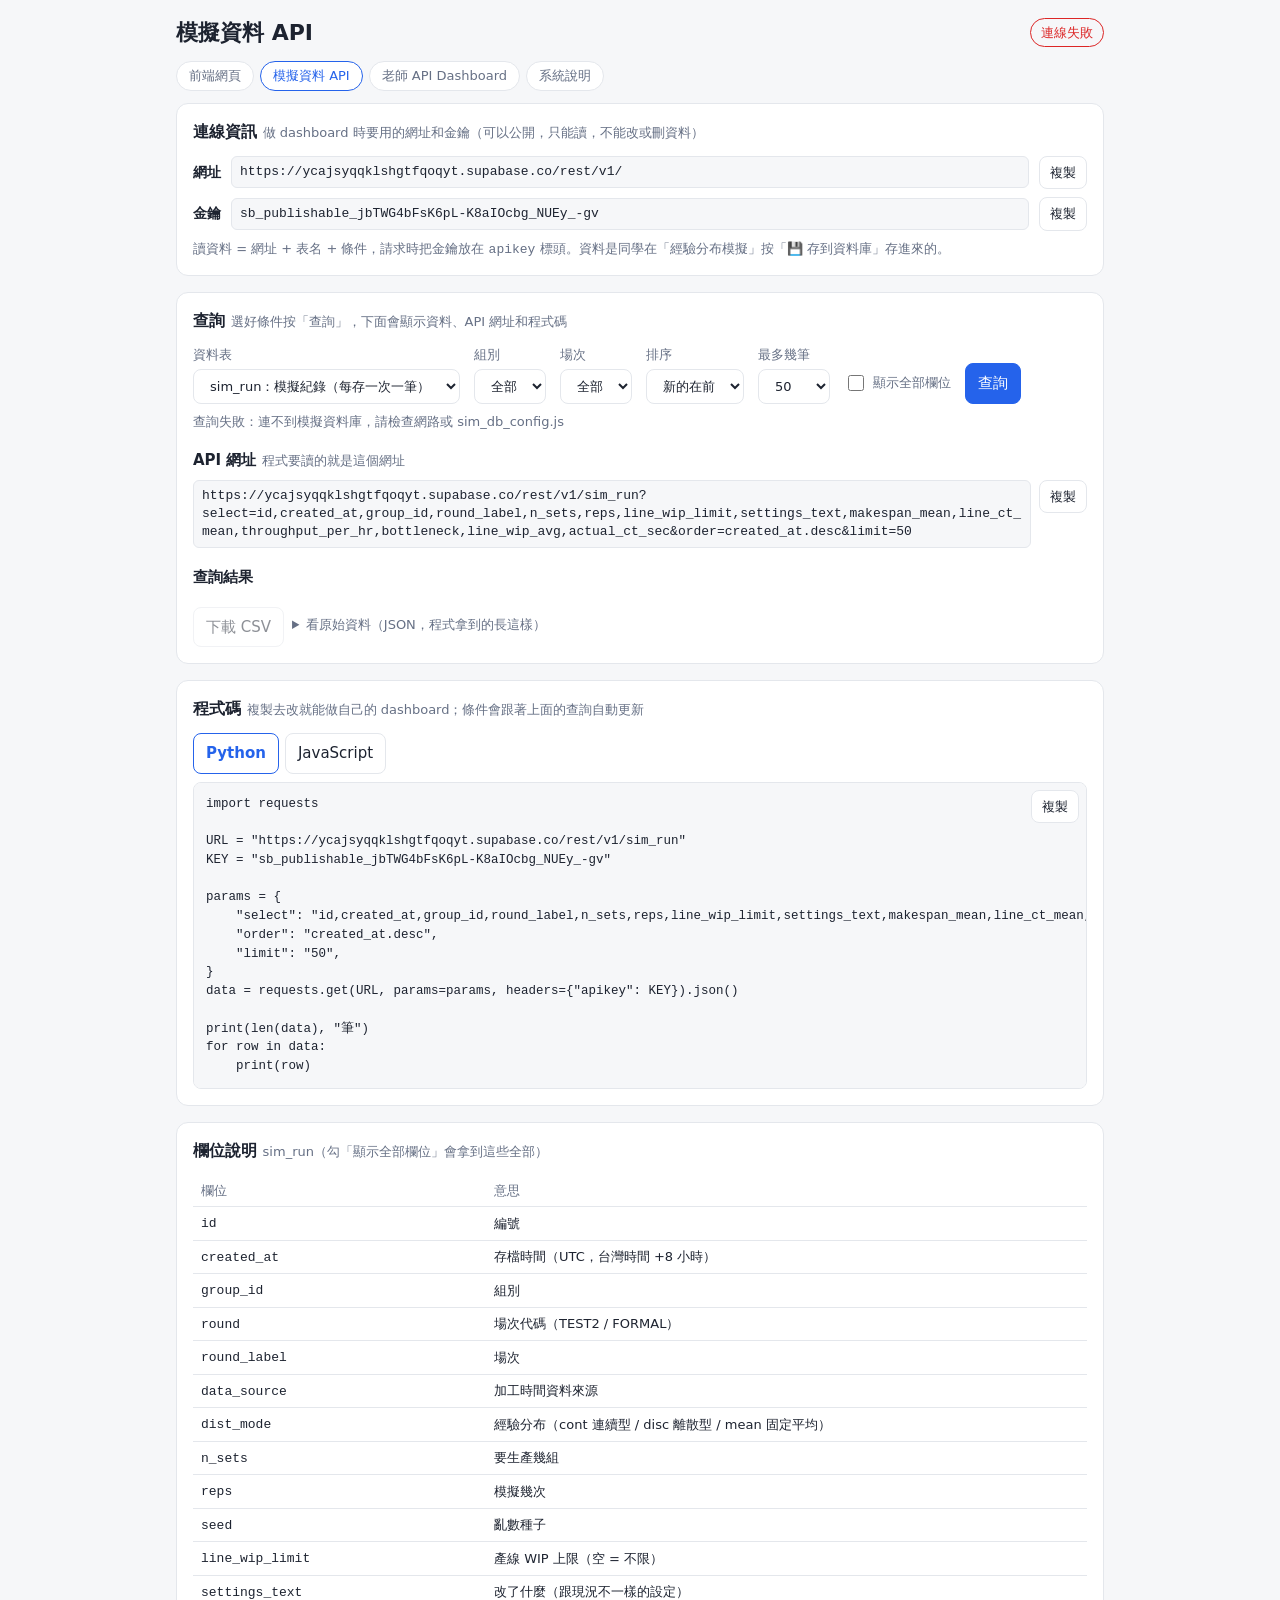
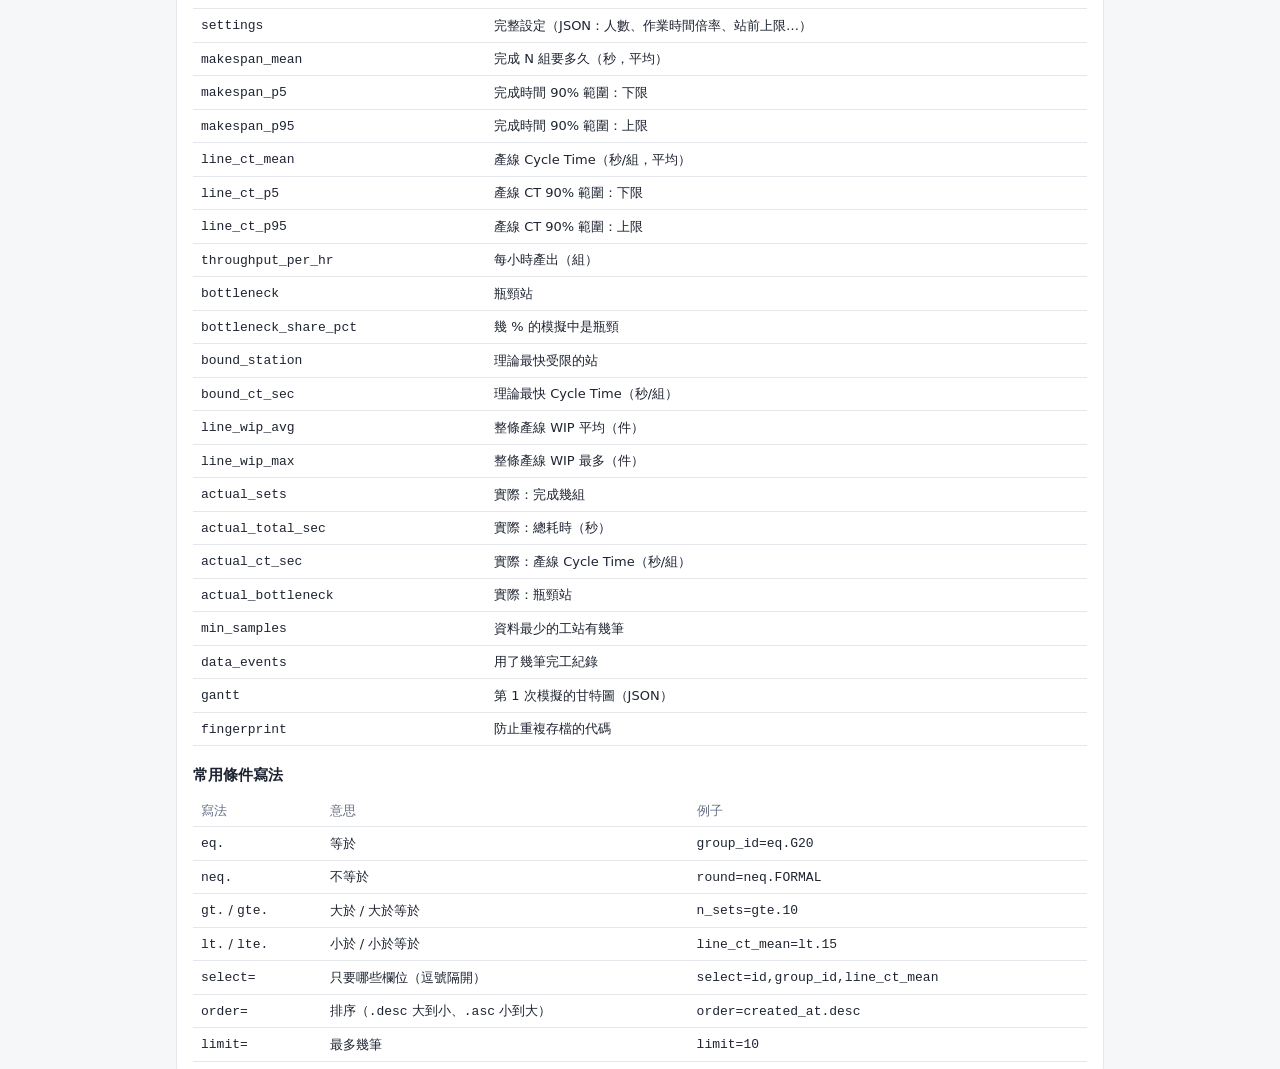
<file: simdb.html>
<!doctype html>
<html lang="zh-Hant">
<head>
  <meta charset="utf-8">
  <meta name="viewport" content="width=device-width, initial-scale=1">
  <title>模擬資料 API</title>
  <link rel="stylesheet" href="style.css">
</head>
<body>
  <header>
    <h1>模擬資料 API</h1>
    <div id="conn" class="pill">連線中…</div>
  </header>
  <nav class="topnav" aria-label="相關連結">
    <a href="./">前端網頁</a>
    <a href="simdb.html" aria-current="page">模擬資料 API</a>
    <a href="api.html">老師 API Dashboard</a>
    <a href="docs.html" target="_blank" rel="noopener">系統說明</a>
  </nav>

  <main>
    <section class="card">
      <h2>連線資訊 <span class="sub">做 dashboard 時要用的網址和金鑰（可以公開，只能讀，不能改或刪資料）</span></h2>
      <div class="sa-kv">
        <span class="sa-k">網址</span><code id="saUrl" class="sa-code">—</code><button class="sa-copy" data-copy="saUrl">複製</button>
        <span class="sa-k">金鑰</span><code id="saKey" class="sa-code">—</code><button class="sa-copy" data-copy="saKey">複製</button>
      </div>
      <p class="hint">讀資料 = 網址 + 表名 + 條件，請求時把金鑰放在 <code>apikey</code> 標頭。資料是同學在「經驗分布模擬」按「💾 存到資料庫」存進來的。</p>
    </section>

    <section class="card">
      <h2>查詢 <span class="sub">選好條件按「查詢」，下面會顯示資料、API 網址和程式碼</span></h2>
      <div class="sa-form">
        <label>資料表
          <select id="saTable">
            <option value="sim_run">sim_run：模擬紀錄（每存一次一筆）</option>
            <option value="sim_station">sim_station：每一站的結果</option>
            <option value="sim_rep">sim_rep：每一次模擬的結果</option>
          </select></label>
        <label id="saGroupL">組別 <select id="saGroup"><option value="">全部</option></select></label>
        <label id="saRoundL">場次 <select id="saRound"><option value="">全部</option></select></label>
        <label id="saRunL" hidden>哪一筆模擬紀錄 <select id="saRun"></select></label>
        <label>排序
          <select id="saOrder"><option value="desc">新的在前</option><option value="asc">舊的在前</option></select></label>
        <label>最多幾筆
          <select id="saLimit"><option>10</option><option selected>50</option><option>200</option><option value="">全部</option></select></label>
        <label class="sa-chk"><input type="checkbox" id="saAll"> 顯示全部欄位</label>
        <button id="saGo" class="primary">查詢</button>
      </div>
      <p class="hint" id="saMsg" role="status"></p>

      <h3 class="des-h3">API 網址 <span class="sub">程式要讀的就是這個網址</span></h3>
      <div class="sa-line"><code id="saApi" class="sa-code sa-wrap">—</code><button class="sa-copy" data-copy="saApi">複製</button></div>

      <h3 class="des-h3">查詢結果 <span class="sub" id="saCount"></span></h3>
      <div class="table-wrap sa-result"><table id="saTableOut"></table></div>
      <div class="row sa-actions">
        <button id="saCsv" disabled>下載 CSV</button>
        <details class="sa-json"><summary>看原始資料（JSON，程式拿到的長這樣）</summary><pre id="saJson" class="sa-pre"></pre></details>
      </div>
    </section>

    <section class="card">
      <h2>程式碼 <span class="sub">複製去改就能做自己的 dashboard；條件會跟著上面的查詢自動更新</span></h2>
      <div class="sa-tabs" role="tablist">
        <button role="tab" class="sa-tab" data-tab="py" aria-selected="true">Python</button>
        <button role="tab" class="sa-tab" data-tab="js" aria-selected="false">JavaScript</button>
      </div>
      <div class="sa-codebox"><button class="sa-copy sa-copy-abs" data-copy="saCode">複製</button><pre id="saCode" class="sa-pre"></pre></div>
    </section>

    <section class="card">
      <h2>欄位說明 <span class="sub" id="saFieldsSub"></span></h2>
      <div class="table-wrap"><table id="saFields" class="sa-fields"></table></div>
      <h3 class="des-h3">常用條件寫法</h3>
      <div class="table-wrap"><table class="sa-fields">
        <thead><tr><th>寫法</th><th>意思</th><th>例子</th></tr></thead>
        <tbody>
          <tr><td><code>eq.</code></td><td>等於</td><td><code>group_id=eq.G20</code></td></tr>
          <tr><td><code>neq.</code></td><td>不等於</td><td><code>round=neq.FORMAL</code></td></tr>
          <tr><td><code>gt.</code> / <code>gte.</code></td><td>大於 / 大於等於</td><td><code>n_sets=gte.10</code></td></tr>
          <tr><td><code>lt.</code> / <code>lte.</code></td><td>小於 / 小於等於</td><td><code>line_ct_mean=lt.15</code></td></tr>
          <tr><td><code>select=</code></td><td>只要哪些欄位（逗號隔開）</td><td><code>select=id,group_id,line_ct_mean</code></td></tr>
          <tr><td><code>order=</code></td><td>排序（<code>.desc</code> 大到小、<code>.asc</code> 小到大）</td><td><code>order=created_at.desc</code></td></tr>
          <tr><td><code>limit=</code></td><td>最多幾筆</td><td><code>limit=10</code></td></tr>
        </tbody></table></div>
    </section>
  </main>

  <script src="sim_db_config.js"></script>
  <script src="simdb.js"></script>
</body>
</html>
</file>
<file: style.css>
:root{--bg:#f6f7f9;--card:#fff;--fg:#1d2330;--muted:#667085;--line:#e4e7ec;--accent:#2563eb;--ok:#16a34a;--bad:#dc2626}
@media (prefers-color-scheme:dark){:root{--bg:#0f1218;--card:#181c24;--fg:#e6e8ec;--muted:#98a2b3;--line:#2a303b;--accent:#60a5fa;--ok:#4ade80;--bad:#f87171}}
*{box-sizing:border-box}
body{margin:0;background:var(--bg);color:var(--fg);font:15px/1.5 system-ui,"Noto Sans TC","Microsoft JhengHei",sans-serif}
header{display:flex;justify-content:space-between;align-items:center;gap:12px;padding:16px;max-width:960px;margin:auto}
h1{font-size:22px;margin:0}h2{font-size:16px;margin:0 0 12px}
main{max-width:960px;margin:auto;padding:0 16px 32px;display:grid;gap:16px}
.card{background:var(--card);border:1px solid var(--line);border-radius:12px;padding:16px}
.row{display:flex;flex-wrap:wrap;gap:8px}
input,button{font:inherit;padding:8px 12px;border-radius:8px;border:1px solid var(--line);background:var(--card);color:var(--fg);min-width:0}
input{flex:1 1 120px}
button{cursor:pointer}button.primary{background:var(--accent);border-color:var(--accent);color:#fff}
button:disabled{opacity:.5;cursor:default}
.pill{font-size:13px;padding:4px 10px;border-radius:999px;border:1px solid var(--line);color:var(--muted);white-space:nowrap}
.pill.ok{color:var(--ok);border-color:var(--ok)}.pill.bad{color:var(--bad);border-color:var(--bad)}
.stats{display:grid;grid-template-columns:repeat(auto-fit,minmax(120px,1fr));gap:8px;margin:12px 0 0}
.stats div{border:1px solid var(--line);border-radius:8px;padding:8px}
dt{font-size:12px;color:var(--muted)}dd{margin:0;font-weight:600;font-variant-numeric:tabular-nums;overflow-wrap:anywhere}
.latest{font-size:17px;margin:0;overflow-wrap:anywhere}
.hint{color:var(--muted);font-size:13px;margin:8px 0 0;min-height:1em}
.log{margin:0;padding-left:20px;max-height:360px;overflow:auto;font-size:14px}
.log li{padding:4px 0;border-bottom:1px solid var(--line);overflow-wrap:anywhere}
.log time{color:var(--muted);font-size:12px;margin-right:6px}
.sub{font-weight:400;font-size:13px;color:var(--muted)}
mark{background:var(--hl);color:inherit;padding:0 3px;border-radius:3px}
:root{--hl:#fde68a}@media (prefers-color-scheme:dark){:root{--hl:#854d0e}}
.table-wrap{overflow-x:auto}
table{border-collapse:collapse;width:100%;font-size:13px;font-variant-numeric:tabular-nums;white-space:nowrap}
th,td{padding:6px 8px;border-bottom:1px solid var(--line);text-align:right}
th{color:var(--muted);font-weight:500;position:sticky;top:0;background:var(--card)}
th:first-child,td:first-child,th:nth-child(2),td:nth-child(2){text-align:left}
td.bn{background:var(--hl);font-weight:700}
.card{min-width:0}

.groupbar{display:flex;flex-wrap:wrap;align-items:center;gap:8px 12px}
.groupbar label{font-weight:600}
select{font:inherit;padding:8px 12px;border-radius:8px;border:1px solid var(--line);background:var(--card);color:var(--fg);min-width:160px}
.groupbar .hint{margin:0}
.empty{color:var(--muted);text-align:left!important;padding:16px 8px}

.topnav{display:flex;flex-wrap:wrap;gap:6px;max-width:960px;margin:-4px auto 12px;padding:0 16px}
.topnav a{font-size:13px;padding:4px 12px;border:1px solid var(--line);border-radius:999px;color:var(--muted);text-decoration:none;background:var(--card)}
.topnav a:hover{color:var(--accent);border-color:var(--accent)}
.topnav a[aria-current="page"]{color:var(--accent);border-color:var(--accent)}

.round-actions{align-items:center;margin-top:12px}
.round-actions .hint{margin:0}
#roundTable td,#roundTable th{text-align:left;vertical-align:middle}
#roundTable td.c{text-align:center}
#roundTable input[type=checkbox]{width:20px;height:20px;cursor:pointer}
#roundTable select,#roundTable input[type=text]{padding:4px 8px;font-size:13px;min-width:0}
#roundTable input[type=text]{width:100%;min-width:140px}
#roundTable tr.on td:first-child{font-weight:700;color:var(--accent)}
#roundTable tr.dirty{background:color-mix(in srgb,var(--accent) 8%,transparent)}
.tag{display:inline-block;font-size:12px;padding:0 8px;border-radius:999px;border:1px solid currentColor;white-space:nowrap}
.tag.pass{color:var(--ok)} .tag.fail{color:var(--bad)} .tag.sel{color:var(--accent)}
.muted{color:var(--muted)}

.teacher-links{display:flex;flex-wrap:wrap;gap:6px;align-items:center;width:100%}
.teacher-links a{font-size:13px;padding:3px 10px;border:1px solid var(--line);border-radius:999px;color:var(--accent);text-decoration:none}
.tag.warn{color:#b7791f}
#lines td.flow{white-space:normal;min-width:140px;text-align:left;font-size:12px}
#lines tr.cur td:first-child{font-weight:700}
#stationBox h3{font-size:15px;margin:18px 0 8px}
#stationTable tr.hl td{background:color-mix(in srgb,#f59e0b 18%,transparent)}
#stationTable td,#stationTable th{text-align:right}
#stationTable td:first-child,#stationTable th:first-child{text-align:left}
/* 離散事件模擬 */
.des-params{display:flex;flex-wrap:wrap;gap:8px 14px;margin-top:8px}
.des-params label{display:flex;flex-direction:column;gap:4px;font-size:13px;color:var(--muted);flex:1 1 150px}
.des-params input,.des-params select{min-width:0;width:100%;flex:none}
.des-in{width:76px;flex:none;padding:4px 6px;text-align:right}
#desStations td,#desStations th{text-align:left;vertical-align:middle}
#desStats small{font-weight:400;color:var(--muted);font-size:12px}
.des-h3{font-size:15px;margin:18px 0 8px}
.des-bar{display:inline-block;width:70px;height:8px;border-radius:4px;background:var(--line);margin-right:6px;vertical-align:middle;overflow:hidden}
.des-bar i{display:block;height:100%}
tr.des-bn td{background:var(--hl)}
#desStTable td,#desStTable th{text-align:right}#desStTable td:first-child,#desStTable th:first-child{text-align:left}
#desStations td{white-space:nowrap}
#desStations small{color:var(--muted);font-size:11.5px}
.des-cdf{color:var(--accent);vertical-align:middle}
.des-lv{font-size:12px;white-space:nowrap}
.des-lv-few{color:var(--bad)}.des-lv-low{color:#b7791f}.des-lv-ok{color:var(--ok)}.des-lv-best{color:var(--ok);font-weight:700}
.des-wipgrid{display:grid;grid-template-columns:repeat(auto-fill,minmax(230px,1fr));gap:10px}
.des-wipfig{margin:0;border:1px solid var(--line);border-radius:8px;padding:6px 8px;color:var(--accent)}
.des-wipfig.bn{background:color-mix(in srgb,var(--hl) 45%,transparent)}
.des-wipfig figcaption{display:flex;justify-content:space-between;font-size:12.5px;color:var(--fg);font-weight:600}
.des-wipfig figcaption span{color:var(--muted);font-weight:400}
.des-wipfig .ax{stroke:var(--line)}.des-wipfig .lb{font-size:9px;fill:var(--muted)}
#desStations input[data-c]::placeholder{color:var(--muted)}
.des-chart svg{display:block;max-width:760px}
.des-chart .grid{stroke:var(--line)}.des-chart .lb{font-size:10.5px;fill:var(--muted)}.des-chart .lb2{font-size:11px;fill:var(--fg)}
.des-chart .dot{fill:var(--muted);opacity:.45}.des-chart .raw{fill:none;stroke:var(--muted);stroke-width:.8;opacity:.6}
.des-chart .cum{fill:none;stroke:var(--accent);stroke-width:2.2}.des-chart .fin{stroke:var(--accent);stroke-dasharray:4 3;opacity:.7}
.des-chart .band{fill:var(--accent);opacity:.12}.des-chart .rng{stroke:var(--accent);stroke-width:3;opacity:.45;stroke-linecap:round}.des-chart .mean{fill:var(--accent)}
.des-legend{display:flex;flex-wrap:wrap;gap:4px 16px;font-size:12px;color:var(--muted);margin-top:4px}
.des-legend i{display:inline-block;width:14px;height:8px;margin-right:5px;vertical-align:middle;border-radius:2px}
.des-legend i.dot{background:var(--muted);opacity:.5;width:8px;border-radius:50%}.des-legend i.cum{background:var(--accent);height:3px}.des-legend i.band{background:var(--accent);opacity:.18}
#desHistTable td,#desHistTable th{vertical-align:top}#desHistTable td.des-set{white-space:normal;min-width:160px;text-align:left}
#desHistTable small{color:var(--muted)}
/* 變異與緩衝實驗：變異程度 = 單一色相由淺到深（已用 dataviz 驗證器檢查） */
:root{--v0:#84b9f3;--v1:#519ced;--v2:#257de0;--v3:#1b64be;--v4:#0f4a96}
@media (prefers-color-scheme:dark){:root{--v0:#1757ac;--v1:#2370cd;--v2:#338ced;--v3:#6aabf1;--v4:#b6d5f8}}
.exp-concl{font-size:16px;font-weight:600;margin:4px 0 0;line-height:1.6}
.des-chart .tgt{stroke:var(--fg);stroke-dasharray:5 4;opacity:.55}
.des-chart .bar{fill:var(--v2)}
#expTable td{text-align:center}#expTable th{text-align:center}#expTable td:first-child,#expTable th:first-child{text-align:left}
#expTable td.ok{font-weight:700;background:var(--hl)}#expTable td small{color:var(--muted)}
/* 簡化版：模擬區塊 */
.des-top{display:flex;flex-wrap:wrap;align-items:center;gap:8px 12px;margin:10px 0}
.des-top label{display:flex;align-items:center;gap:8px;font-weight:600}
.des-top input{width:80px;flex:none}
.des-top .hint{margin:0}
details.des-adv{margin-top:14px;border:1px solid var(--line);border-radius:10px;padding:0 12px}
details.des-adv>summary{cursor:pointer;padding:10px 0;color:var(--muted);font-size:14px}
details.des-adv[open]>summary{border-bottom:1px solid var(--line);margin-bottom:8px}
:root{--busy:#257de0;--blk:#f47230;--idle:#00b894}
@media (prefers-color-scheme:dark){:root{--busy:#338ced;--blk:#e76624;--idle:#00a888}}
.des-chart .seglb{font-size:11px;fill:#fff;font-weight:600}
.des-chart .vlb{font-size:12px;fill:var(--fg);font-weight:600}
.des-range .rangeln{stroke:var(--muted);stroke-width:3;stroke-linecap:round}
.des-range .rangedot{fill:var(--accent);stroke:var(--card);stroke-width:2}
#desStations td,#desStations th{vertical-align:middle}
#desStations .des-range{width:200px;display:block}
#desRecent td,#desRecent th{text-align:left}
.des-legend i.busy{background:var(--busy)}.des-legend i.blk{background:var(--blk)}.des-legend i.idle{background:var(--idle)}
#desRecent td.des-set{white-space:normal;min-width:140px}
/* 甘特圖 */
.des-chart .gtrack{fill:var(--line);opacity:.35}
.des-chart .gjob{fill:var(--busy)}
.des-chart .gblk{fill:var(--blk)}
.des-legend i.gap{background:var(--line);opacity:.6}
.des-chart .seglb.sm{font-size:9px}
/* 甘特圖上的在製品（WIP）細條 */
.des-chart .gwip{fill:var(--idle)}
.des-chart .wlb{fill:var(--fg);font-size:10px;font-weight:600}
.des-legend i.wip{background:var(--idle);opacity:.45}
.des-saved{color:var(--ok)}
/* 模擬資料 API 頁面 */
.sa-kv{display:grid;grid-template-columns:auto minmax(0,1fr) auto;gap:8px 10px;align-items:center}
.sa-k{font-weight:600;font-size:14px}
.sa-code{font:13px/1.4 ui-monospace,Consolas,monospace;background:var(--bg);border:1px solid var(--line);border-radius:6px;padding:6px 8px;overflow-wrap:anywhere;min-width:0}
.sa-line{display:flex;gap:8px;align-items:flex-start}.sa-line .sa-code{flex:1}
.sa-copy{font-size:13px;padding:6px 10px;white-space:nowrap}
.sa-form{display:flex;flex-wrap:wrap;gap:10px 14px;align-items:flex-end}
.sa-form label{display:flex;flex-direction:column;gap:4px;font-size:13px;color:var(--muted)}
.sa-form select{min-width:0}
.sa-form .sa-chk{flex-direction:row;align-items:center;gap:6px;padding-bottom:10px}
.sa-chk input{flex:none;width:16px;height:16px}
.sa-result{max-height:460px;overflow:auto}
.sa-result td{white-space:nowrap}
code.sa-col{font-size:11px;color:var(--muted);font-weight:400}
.sa-link{font-size:12px;padding:2px 6px;margin-left:4px;color:var(--accent)}
.sa-actions{align-items:flex-start;margin-top:10px}
.sa-json{flex:1 1 260px;min-width:0}.sa-json summary{cursor:pointer;color:var(--muted);font-size:13px;padding:8px 0}
.sa-pre{font:12.5px/1.5 ui-monospace,Consolas,monospace;background:var(--bg);border:1px solid var(--line);border-radius:8px;padding:12px;margin:0;overflow:auto;max-height:360px;white-space:pre}
.sa-tabs{display:flex;gap:6px;margin-bottom:8px}
.sa-tab[aria-selected="true"]{border-color:var(--accent);color:var(--accent);font-weight:600}
.sa-codebox{position:relative}.sa-copy-abs{position:absolute;top:8px;right:8px}
.sa-fields td,.sa-fields th{text-align:left!important;white-space:normal}

.sa-form label[hidden]{display:none}
</file>
